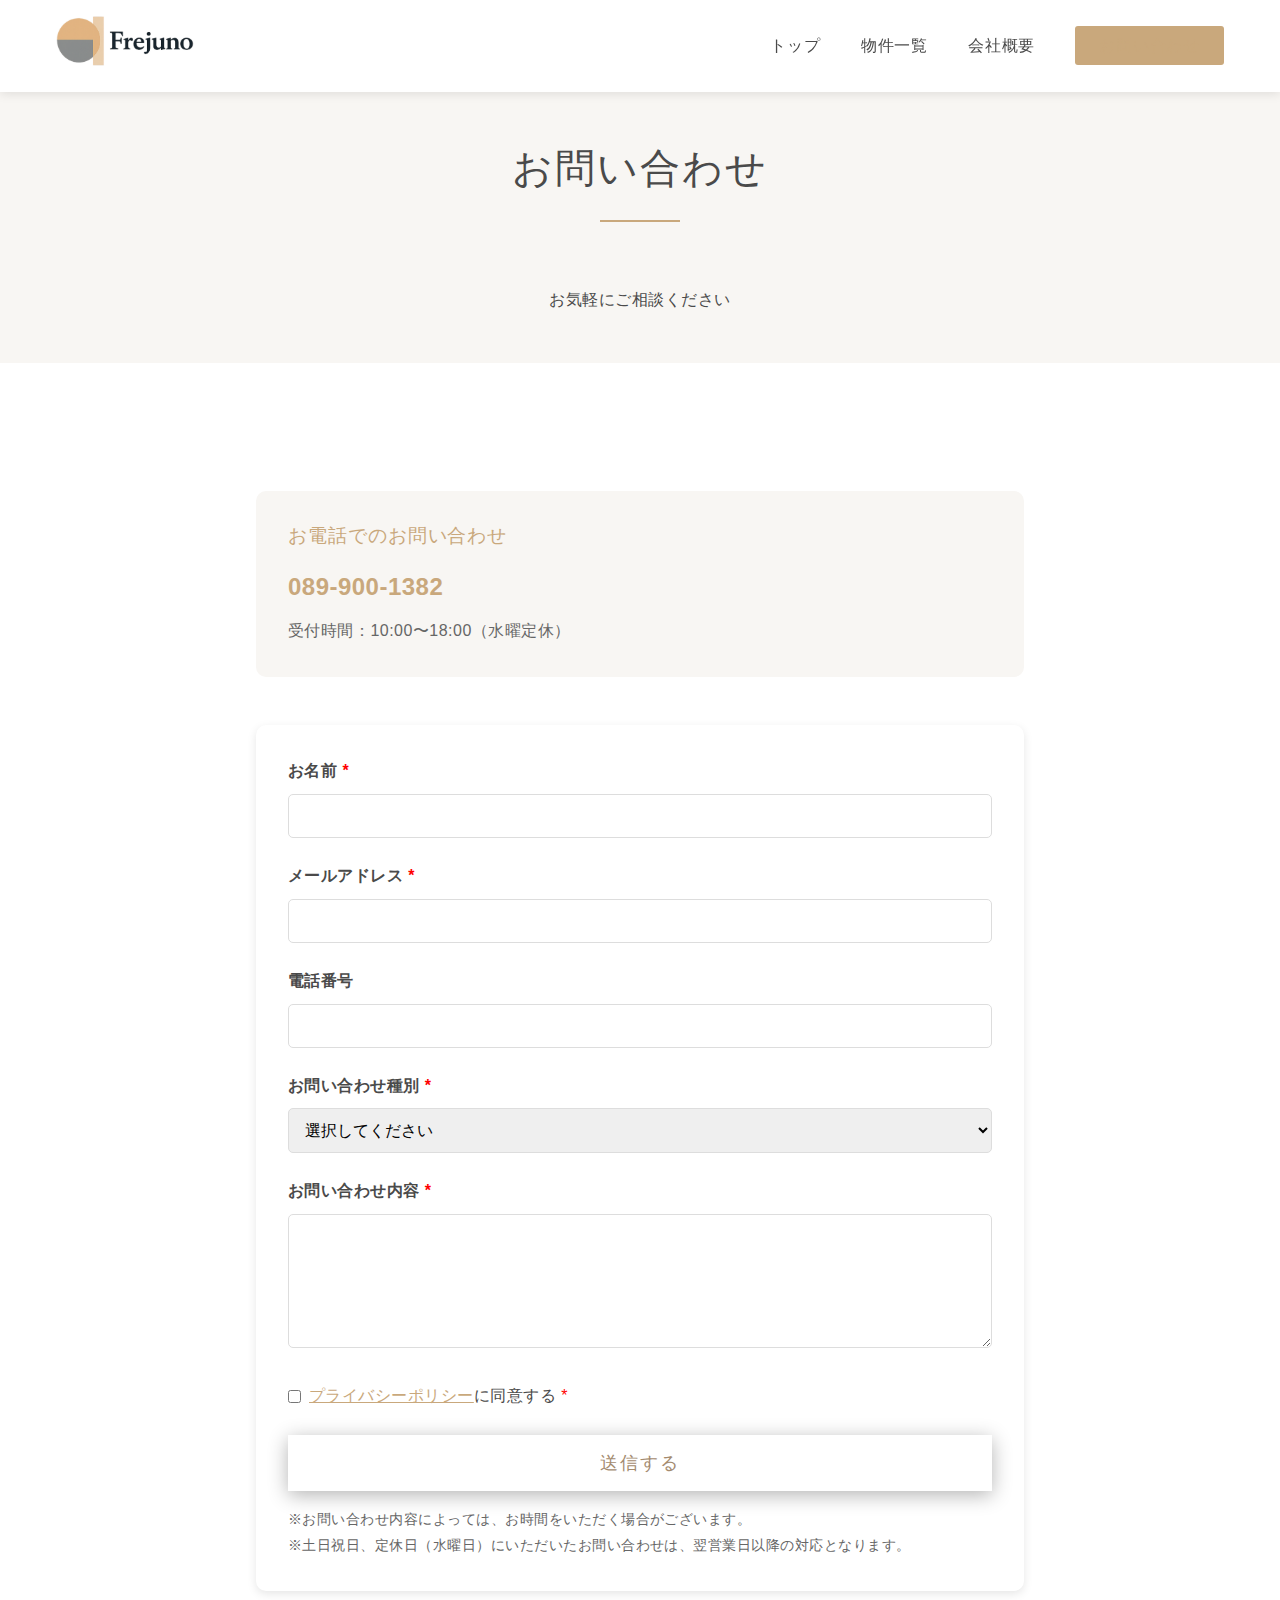
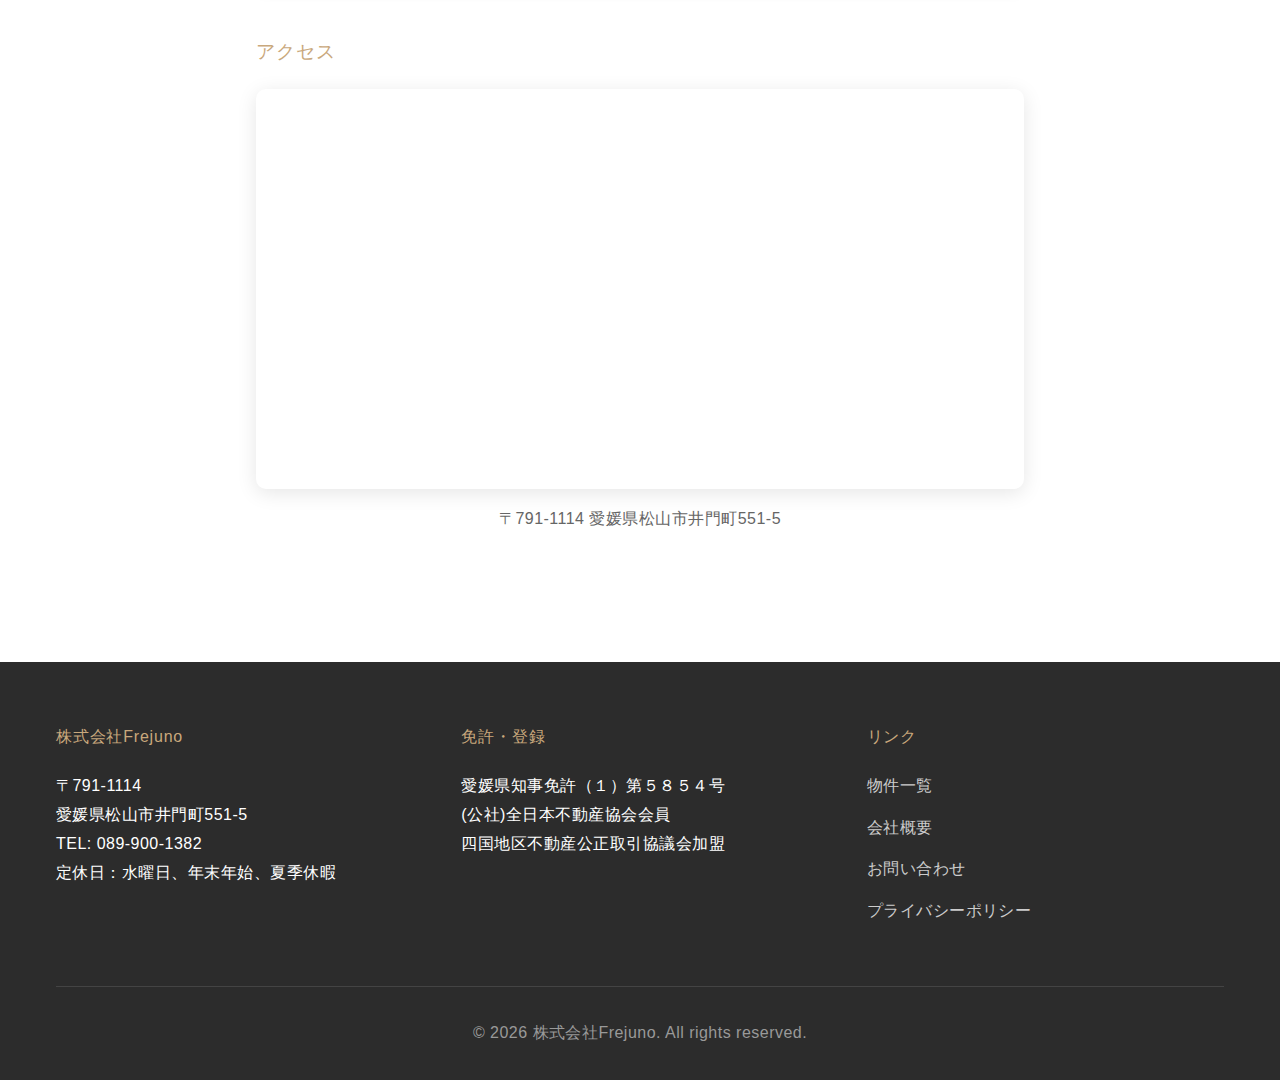
<file: contact.html>
<!DOCTYPE html>
<html lang="ja">
<head>
    <meta charset="UTF-8">
    <meta name="viewport" content="width=device-width, initial-scale=1.0">
    <title>お問い合わせ - 株式会社Frejuno</title>
    <meta name="description" content="株式会社Frejunoへのお問い合わせフォーム。物件のご相談、査定依頼など、お気軽にご連絡ください。">

    <link rel="stylesheet" href="css/style.css">
    <link rel="stylesheet" href="css/animations.css">
</head>
<body>
    <!-- ヘッダー -->
    <header class="header">
        <div class="container">
            <div class="header-content">
                <h1 class="logo"><a href="index.html"><img src="images/logo.png" alt="Frejuno"></a></h1>
                <nav class="nav">
                    <ul class="nav-menu">
                        <li><a href="index.html">トップ</a></li>
                        <li><a href="properties.html">物件一覧</a></li>
                        <li><a href="about.html">会社概要</a></li>
                        <li><a href="contact.html" class="btn-contact">お問い合わせ</a></li>
                    </ul>
                    <!-- ハンバーガーメニューアイコン -->
                    <div class="hamburger" id="hamburger">
                        <span></span>
                        <span></span>
                        <span></span>
                    </div>
                </nav>
            </div>
        </div>
    </header>

    <!-- オーバーレイ -->
    <div class="nav-overlay" id="nav-overlay"></div>

    <!-- メインコンテンツ -->
    <main>
        <section class="contact-hero" style="background-color: var(--color-gray); padding: 3rem 0; text-align: center;">
            <div class="container">
                <h2 class="section-title">お問い合わせ</h2>
                <p>お気軽にご相談ください</p>
            </div>
        </section>

        <section>
            <div class="container" style="max-width: 800px;">
                <div style="background-color: var(--color-gray); padding: 2rem; border-radius: 10px; margin-bottom: 3rem;">
                    <h3 style="color: var(--color-primary); margin-bottom: 1rem;">お電話でのお問い合わせ</h3>
                    <p style="font-size: 1.5rem; font-weight: bold; color: var(--color-primary);">089-900-1382</p>
                    <p style="margin-top: 0.5rem; color: #666;">受付時間：10:00〜18:00（水曜定休）</p>
                </div>

                <form id="contact-form" style="background-color: white; padding: 2rem; border-radius: 10px; box-shadow: 0 3px 10px rgba(0,0,0,0.1);">
                    <div style="margin-bottom: 1.5rem;">
                        <label for="name" style="display: block; margin-bottom: 0.5rem; font-weight: bold;">お名前 <span style="color: red;">*</span></label>
                        <input type="text" id="name" name="name" required style="width: 100%; padding: 0.75rem; border: 1px solid #ddd; border-radius: 5px; font-size: 1rem;">
                    </div>

                    <div style="margin-bottom: 1.5rem;">
                        <label for="email" style="display: block; margin-bottom: 0.5rem; font-weight: bold;">メールアドレス <span style="color: red;">*</span></label>
                        <input type="email" id="email" name="email" required style="width: 100%; padding: 0.75rem; border: 1px solid #ddd; border-radius: 5px; font-size: 1rem;">
                    </div>

                    <div style="margin-bottom: 1.5rem;">
                        <label for="phone" style="display: block; margin-bottom: 0.5rem; font-weight: bold;">電話番号</label>
                        <input type="tel" id="phone" name="phone" style="width: 100%; padding: 0.75rem; border: 1px solid #ddd; border-radius: 5px; font-size: 1rem;">
                    </div>

                    <div style="margin-bottom: 1.5rem;">
                        <label for="subject" style="display: block; margin-bottom: 0.5rem; font-weight: bold;">お問い合わせ種別 <span style="color: red;">*</span></label>
                        <select id="subject" name="subject" required style="width: 100%; padding: 0.75rem; border: 1px solid #ddd; border-radius: 5px; font-size: 1rem;">
                            <option value="">選択してください</option>
                            <option value="物件について">物件について</option>
                            <option value="査定依頼">査定依頼</option>
                            <option value="売却相談">売却相談</option>
                            <option value="購入相談">購入相談</option>
                            <option value="賃貸相談">賃貸相談</option>
                            <option value="リフォーム相談">リフォーム相談</option>
                            <option value="その他">その他</option>
                        </select>
                    </div>

                    <div style="margin-bottom: 1.5rem;">
                        <label for="message" style="display: block; margin-bottom: 0.5rem; font-weight: bold;">お問い合わせ内容 <span style="color: red;">*</span></label>
                        <textarea id="message" name="message" required rows="6" style="width: 100%; padding: 0.75rem; border: 1px solid #ddd; border-radius: 5px; font-size: 1rem; resize: vertical;"></textarea>
                    </div>

                    <div style="margin-bottom: 1.5rem;">
                        <label style="display: flex; align-items: center; cursor: pointer;">
                            <input type="checkbox" name="privacy" required style="margin-right: 0.5rem;">
                            <span><a href="privacy.html" target="_blank" style="color: var(--color-primary);">プライバシーポリシー</a>に同意する <span style="color: red;">*</span></span>
                        </label>
                    </div>

                    <button type="submit" class="btn btn-primary" style="width: 100%; padding: 1rem; font-size: 1.1rem; cursor: pointer; border: none;">送信する</button>

                    <p style="margin-top: 1rem; font-size: 0.9rem; color: #666;">
                        ※お問い合わせ内容によっては、お時間をいただく場合がございます。<br>
                        ※土日祝日、定休日（水曜日）にいただいたお問い合わせは、翌営業日以降の対応となります。
                    </p>
                </form>

                <!-- 地図 -->
                <div style="margin-top: 3rem;">
                    <h3 style="color: var(--color-primary); margin-bottom: 1.5rem;">アクセス</h3>
                    <div style="width: 100%; height: 400px; border-radius: 10px; overflow: hidden; box-shadow: 0 4px 20px rgba(0, 0, 0, 0.1);">
                        <iframe 
                            src="https://www.google.com/maps/embed?pb=!1m18!1m12!1m3!1d3270.123456789!2d132.7834707!3d33.8012157!2m3!1f0!2f0!3f0!3m2!1i1024!2i768!4f13.1!3m3!1m2!1s0x354fefea9a9fb40d%3A0x96a6cfa84ab6eb53!2z44CA44CSNzkxLTExMTQt5pW955S65YqX5rGf5Yy65YqX5Y6f77yT5LiB55uu77yT4oiS77yR!5e0!3m2!1sja!2sjp!4v1234567890!5m2!1sja!2sjp" 
                            width="100%" 
                            height="100%" 
                            style="border:0;" 
                            allowfullscreen="" 
                            loading="lazy" 
                            referrerpolicy="no-referrer-when-downgrade">
                        </iframe>
                    </div>
                    <p style="margin-top: 1rem; text-align: center; color: #666;">
                        〒791-1114 愛媛県松山市井門町551-5
                    </p>
                </div>
            </div>
        </section>
    </main>

    <!-- フッター -->
    <footer class="footer">
        <div class="container">
            <div class="footer-content">
                <div class="footer-section">
                    <h4>株式会社Frejuno</h4>
                    <p>〒791-1114<br>愛媛県松山市井門町551-5</p>
                    <p>TEL: 089-900-1382</p>
                    <p>定休日：水曜日、年末年始、夏季休暇</p>
                </div>
                <div class="footer-section">
                    <h4>免許・登録</h4>
                    <p>愛媛県知事免許（１）第５８５４号</p>
                    <p>(公社)全日本不動産協会会員</p>
                    <p>四国地区不動産公正取引協議会加盟</p>
                </div>
                <div class="footer-section">
                    <h4>リンク</h4>
                    <ul>
                        <li><a href="properties.html">物件一覧</a></li>
                        <li><a href="about.html">会社概要</a></li>
                        <li><a href="contact.html">お問い合わせ</a></li>
                        <li><a href="privacy.html">プライバシーポリシー</a></li>
                    </ul>
                </div>
            </div>
            <div class="footer-bottom">
                <p>&copy; 2026 株式会社Frejuno. All rights reserved.</p>
            </div>
        </div>
    </footer>

    <script src="js/main.js"></script>
    <script>
        document.getElementById('contact-form').addEventListener('submit', function(e) {
            e.preventDefault();
            
            // フォームの値を取得
            const name = document.getElementById('name').value;
            const email = document.getElementById('email').value;
            const phone = document.getElementById('phone').value;
            const subject = document.getElementById('subject').value;
            const message = document.getElementById('message').value;
            
            // メール本文を作成
            const body = `【お名前】\n${name}\n\n【メールアドレス】\n${email}\n\n【電話番号】\n${phone || '未入力'}\n\n【お問い合わせ件名】\n${subject}\n\n【お問い合わせ内容】\n${message}`;
            
            // mailtoリンクを作成
            const mailtoLink = `mailto:office@frejuno.com?subject=${encodeURIComponent('【ウェブサイトより】' + subject)}&body=${encodeURIComponent(body)}`;
            
            // メーラーを開く
            window.location.href = mailtoLink;
            
            // 確認メッセージ
            setTimeout(() => {
                alert('メールソフトが起動します。\n\n送信ボタンを押してお問い合わせを完了してください。\n\nメールソフトが起動しない場合は、直接 office@frejuno.com までご連絡ください。');
            }, 500);
        });
    </script>
</body>
</html>
</file>
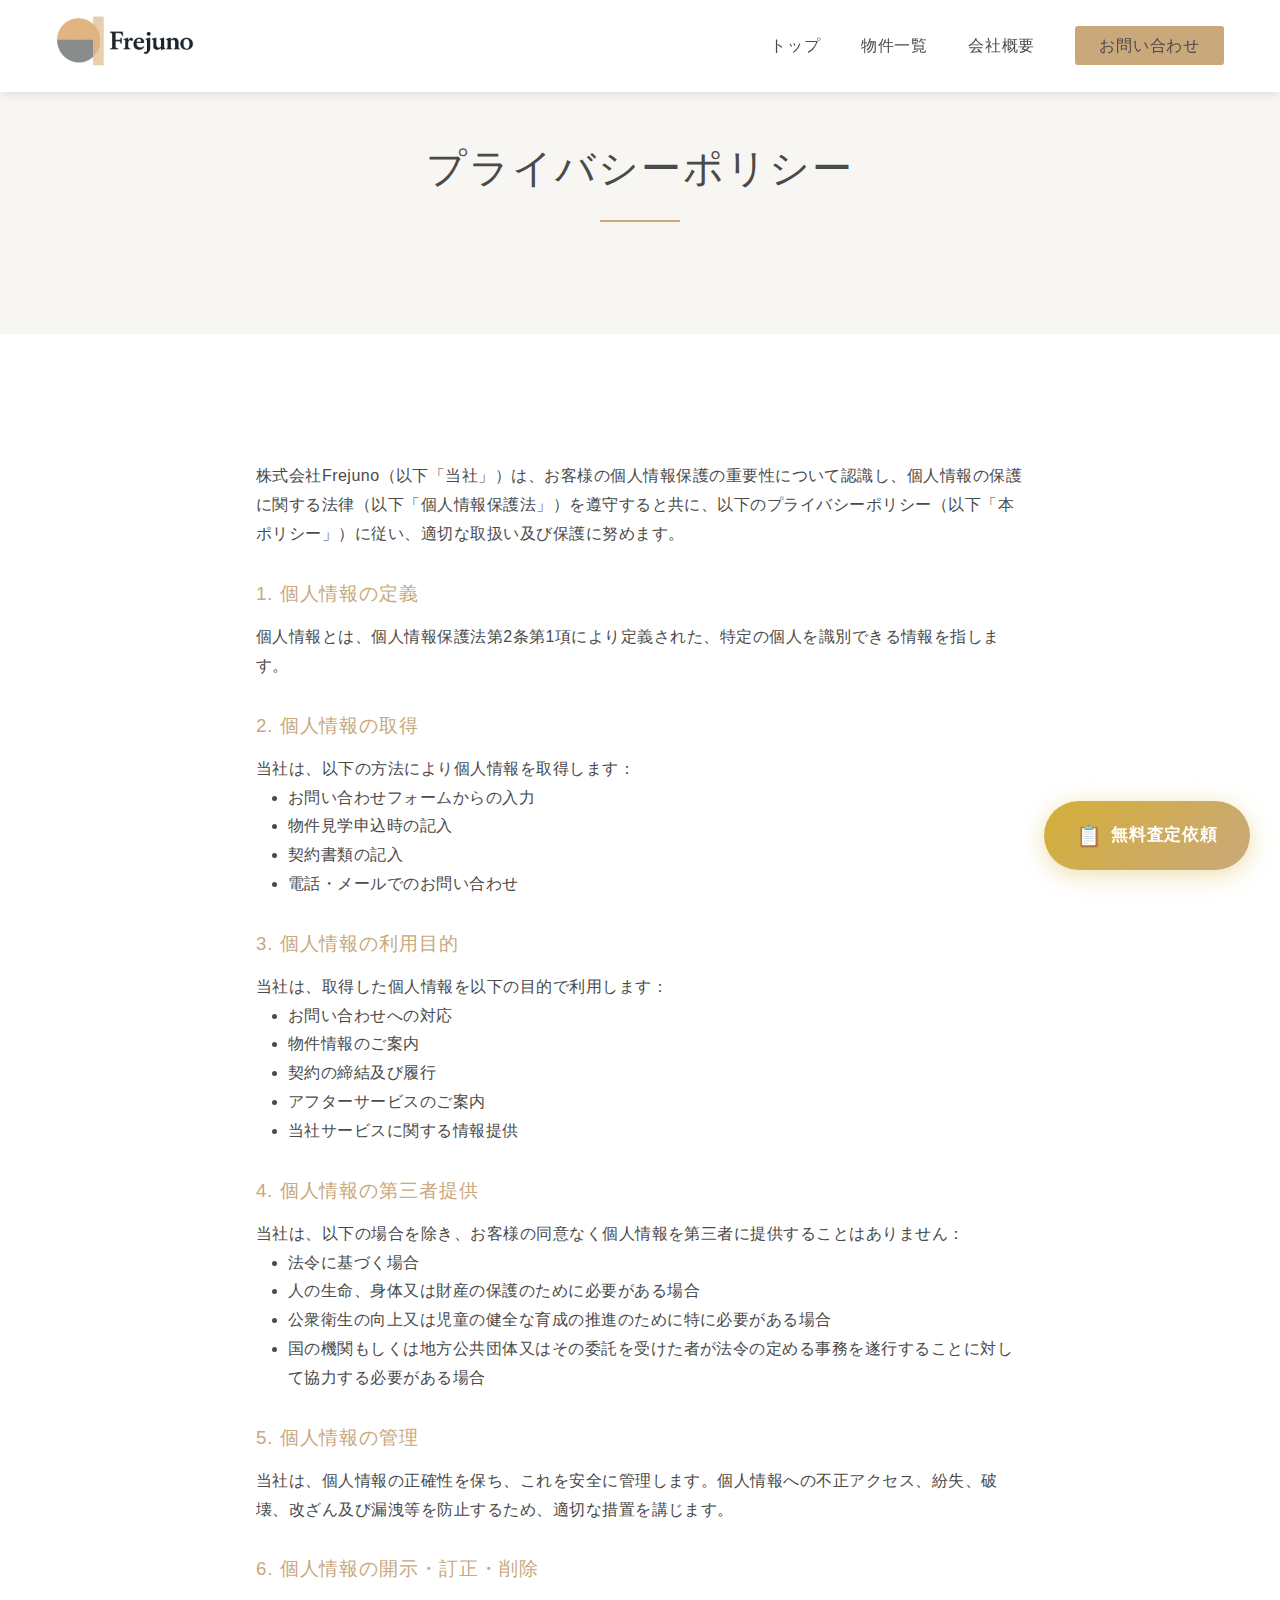
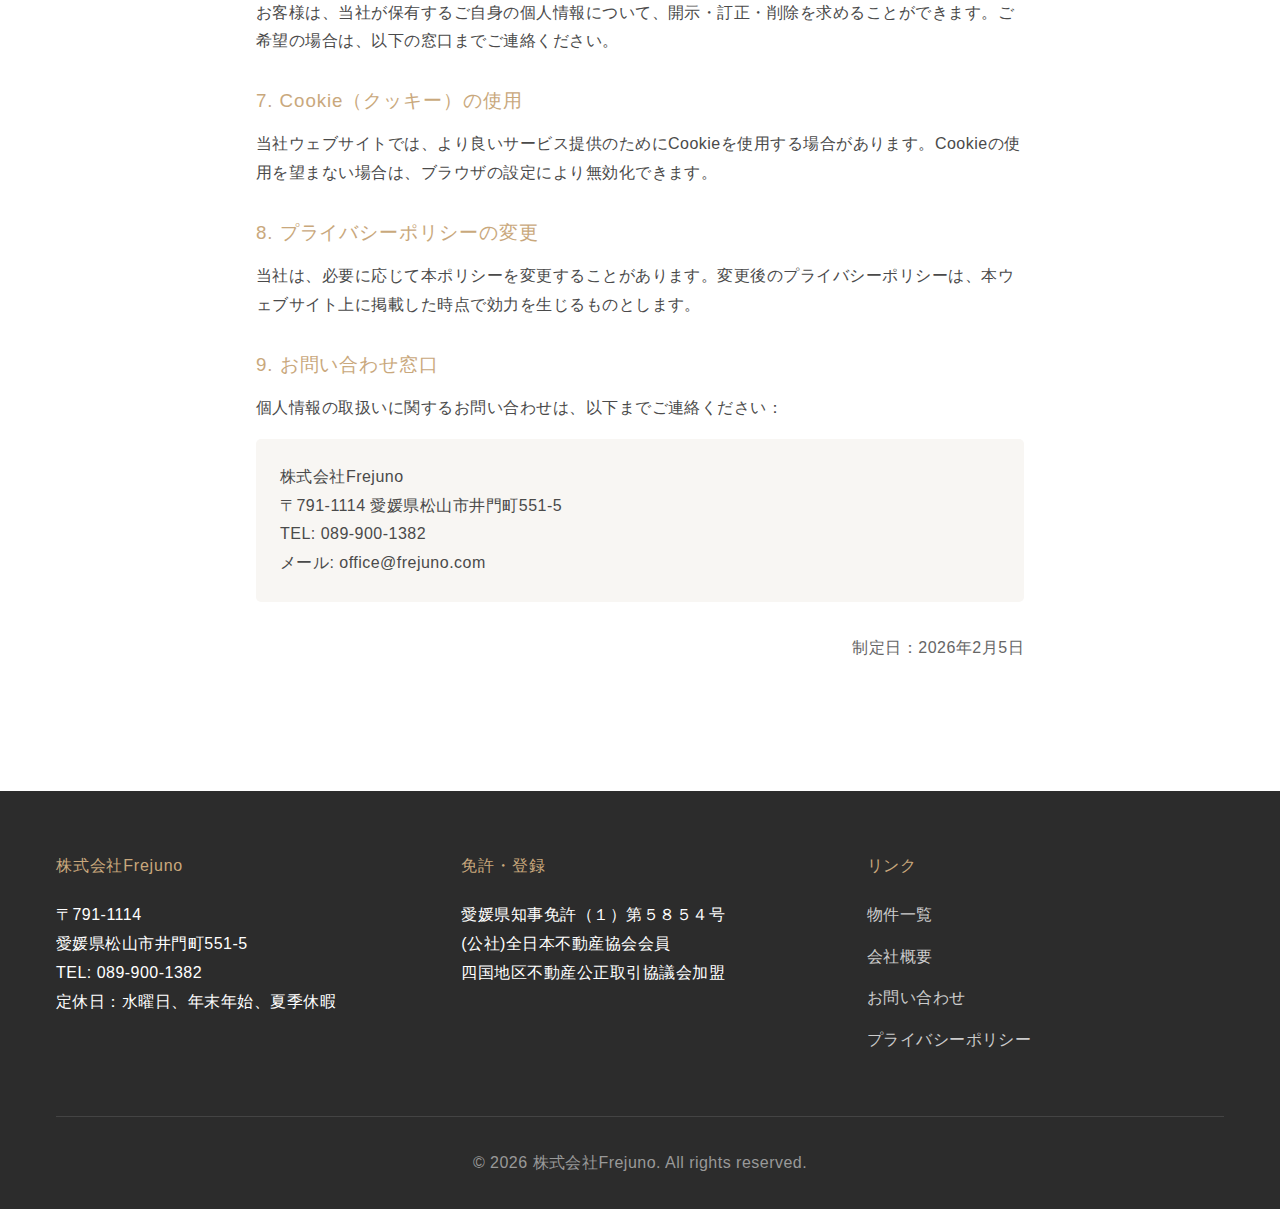
<file: privacy.html>
<!DOCTYPE html>
<html lang="ja">
<head>
    <meta charset="UTF-8">
    <meta name="viewport" content="width=device-width, initial-scale=1.0">
    <title>プライバシーポリシー - 株式会社Frejuno</title>

    <link rel="stylesheet" href="css/style.css">
    <link rel="stylesheet" href="css/animations.css">
</head>
<body>
    <header class="header">
        <div class="container">
            <div class="header-content">
                <h1 class="logo"><a href="index.html"><img src="images/logo.png" alt="Frejuno"></a></h1>
                <nav class="nav">
                    <ul class="nav-menu">
                        <li><a href="index.html">トップ</a></li>
                        <li><a href="properties.html">物件一覧</a></li>
                        <li><a href="about.html">会社概要</a></li>
                        <li><a href="contact.html" class="btn-contact">お問い合わせ</a></li>
                    </ul>
                </nav>
            </div>
        </div>
    </header>

    <div class="fixed-assessment-cta" role="complementary" aria-label="査定依頼">
        <a href="contact.html?service=assessment" aria-label="無料査定依頼ページへ">
            <span class="icon">📋</span>
            無料査定依頼
        </a>
    </div>
    
    <!-- オーバーレイ -->
    <div class="nav-overlay" id="nav-overlay"></div>

    <main>
        <section style="background-color: var(--color-gray); padding: 3rem 0; text-align: center;">
            <div class="container">
                <h2 class="section-title">プライバシーポリシー</h2>
            </div>
        </section>

        <section>
            <div class="container" style="max-width: 800px; line-height: 1.8;">
                <p>株式会社Frejuno（以下「当社」）は、お客様の個人情報保護の重要性について認識し、個人情報の保護に関する法律（以下「個人情報保護法」）を遵守すると共に、以下のプライバシーポリシー（以下「本ポリシー」）に従い、適切な取扱い及び保護に努めます。</p>

                <h3 style="color: var(--color-primary); margin: 2rem 0 1rem;">1. 個人情報の定義</h3>
                <p>個人情報とは、個人情報保護法第2条第1項により定義された、特定の個人を識別できる情報を指します。</p>

                <h3 style="color: var(--color-primary); margin: 2rem 0 1rem;">2. 個人情報の取得</h3>
                <p>当社は、以下の方法により個人情報を取得します：</p>
                <ul style="margin-left: 2rem;">
                    <li>お問い合わせフォームからの入力</li>
                    <li>物件見学申込時の記入</li>
                    <li>契約書類の記入</li>
                    <li>電話・メールでのお問い合わせ</li>
                </ul>

                <h3 style="color: var(--color-primary); margin: 2rem 0 1rem;">3. 個人情報の利用目的</h3>
                <p>当社は、取得した個人情報を以下の目的で利用します：</p>
                <ul style="margin-left: 2rem;">
                    <li>お問い合わせへの対応</li>
                    <li>物件情報のご案内</li>
                    <li>契約の締結及び履行</li>
                    <li>アフターサービスのご案内</li>
                    <li>当社サービスに関する情報提供</li>
                </ul>

                <h3 style="color: var(--color-primary); margin: 2rem 0 1rem;">4. 個人情報の第三者提供</h3>
                <p>当社は、以下の場合を除き、お客様の同意なく個人情報を第三者に提供することはありません：</p>
                <ul style="margin-left: 2rem;">
                    <li>法令に基づく場合</li>
                    <li>人の生命、身体又は財産の保護のために必要がある場合</li>
                    <li>公衆衛生の向上又は児童の健全な育成の推進のために特に必要がある場合</li>
                    <li>国の機関もしくは地方公共団体又はその委託を受けた者が法令の定める事務を遂行することに対して協力する必要がある場合</li>
                </ul>

                <h3 style="color: var(--color-primary); margin: 2rem 0 1rem;">5. 個人情報の管理</h3>
                <p>当社は、個人情報の正確性を保ち、これを安全に管理します。個人情報への不正アクセス、紛失、破壊、改ざん及び漏洩等を防止するため、適切な措置を講じます。</p>

                <h3 style="color: var(--color-primary); margin: 2rem 0 1rem;">6. 個人情報の開示・訂正・削除</h3>
                <p>お客様は、当社が保有するご自身の個人情報について、開示・訂正・削除を求めることができます。ご希望の場合は、以下の窓口までご連絡ください。</p>

                <h3 style="color: var(--color-primary); margin: 2rem 0 1rem;">7. Cookie（クッキー）の使用</h3>
                <p>当社ウェブサイトでは、より良いサービス提供のためにCookieを使用する場合があります。Cookieの使用を望まない場合は、ブラウザの設定により無効化できます。</p>

                <h3 style="color: var(--color-primary); margin: 2rem 0 1rem;">8. プライバシーポリシーの変更</h3>
                <p>当社は、必要に応じて本ポリシーを変更することがあります。変更後のプライバシーポリシーは、本ウェブサイト上に掲載した時点で効力を生じるものとします。</p>

                <h3 style="color: var(--color-primary); margin: 2rem 0 1rem;">9. お問い合わせ窓口</h3>
                <p>個人情報の取扱いに関するお問い合わせは、以下までご連絡ください：</p>
                <div style="background-color: var(--color-gray); padding: 1.5rem; border-radius: 5px; margin: 1rem 0;">
                    <p><strong>株式会社Frejuno</strong></p>
                    <p>〒791-1114 愛媛県松山市井門町551-5</p>
                    <p>TEL: 089-900-1382</p>
                    <p>メール: office@frejuno.com</p>
                </div>

                <p style="margin-top: 2rem; text-align: right; color: #666;">制定日：2026年2月5日</p>
            </div>
        </section>
    </main>

    <footer class="footer">
        <div class="container">
            <div class="footer-content">
                <div class="footer-section">
                    <h4>株式会社Frejuno</h4>
                    <p>〒791-1114<br>愛媛県松山市井門町551-5</p>
                    <p>TEL: 089-900-1382</p>
                    <p>定休日：水曜日、年末年始、夏季休暇</p>
                </div>
                <div class="footer-section">
                    <h4>免許・登録</h4>
                    <p>愛媛県知事免許（１）第５８５４号</p>
                    <p>(公社)全日本不動産協会会員</p>
                    <p>四国地区不動産公正取引協議会加盟</p>
                </div>
                <div class="footer-section">
                    <h4>リンク</h4>
                    <ul>
                        <li><a href="properties.html">物件一覧</a></li>
                        <li><a href="about.html">会社概要</a></li>
                        <li><a href="contact.html">お問い合わせ</a></li>
                        <li><a href="privacy.html">プライバシーポリシー</a></li>
                    </ul>
                </div>
            </div>
            <div class="footer-bottom">
                <p>&copy; 2026 株式会社Frejuno. All rights reserved.</p>
            </div>
        </div>
    </footer>

    <script src="js/main.js"></script>
</body>
</html>
</file>
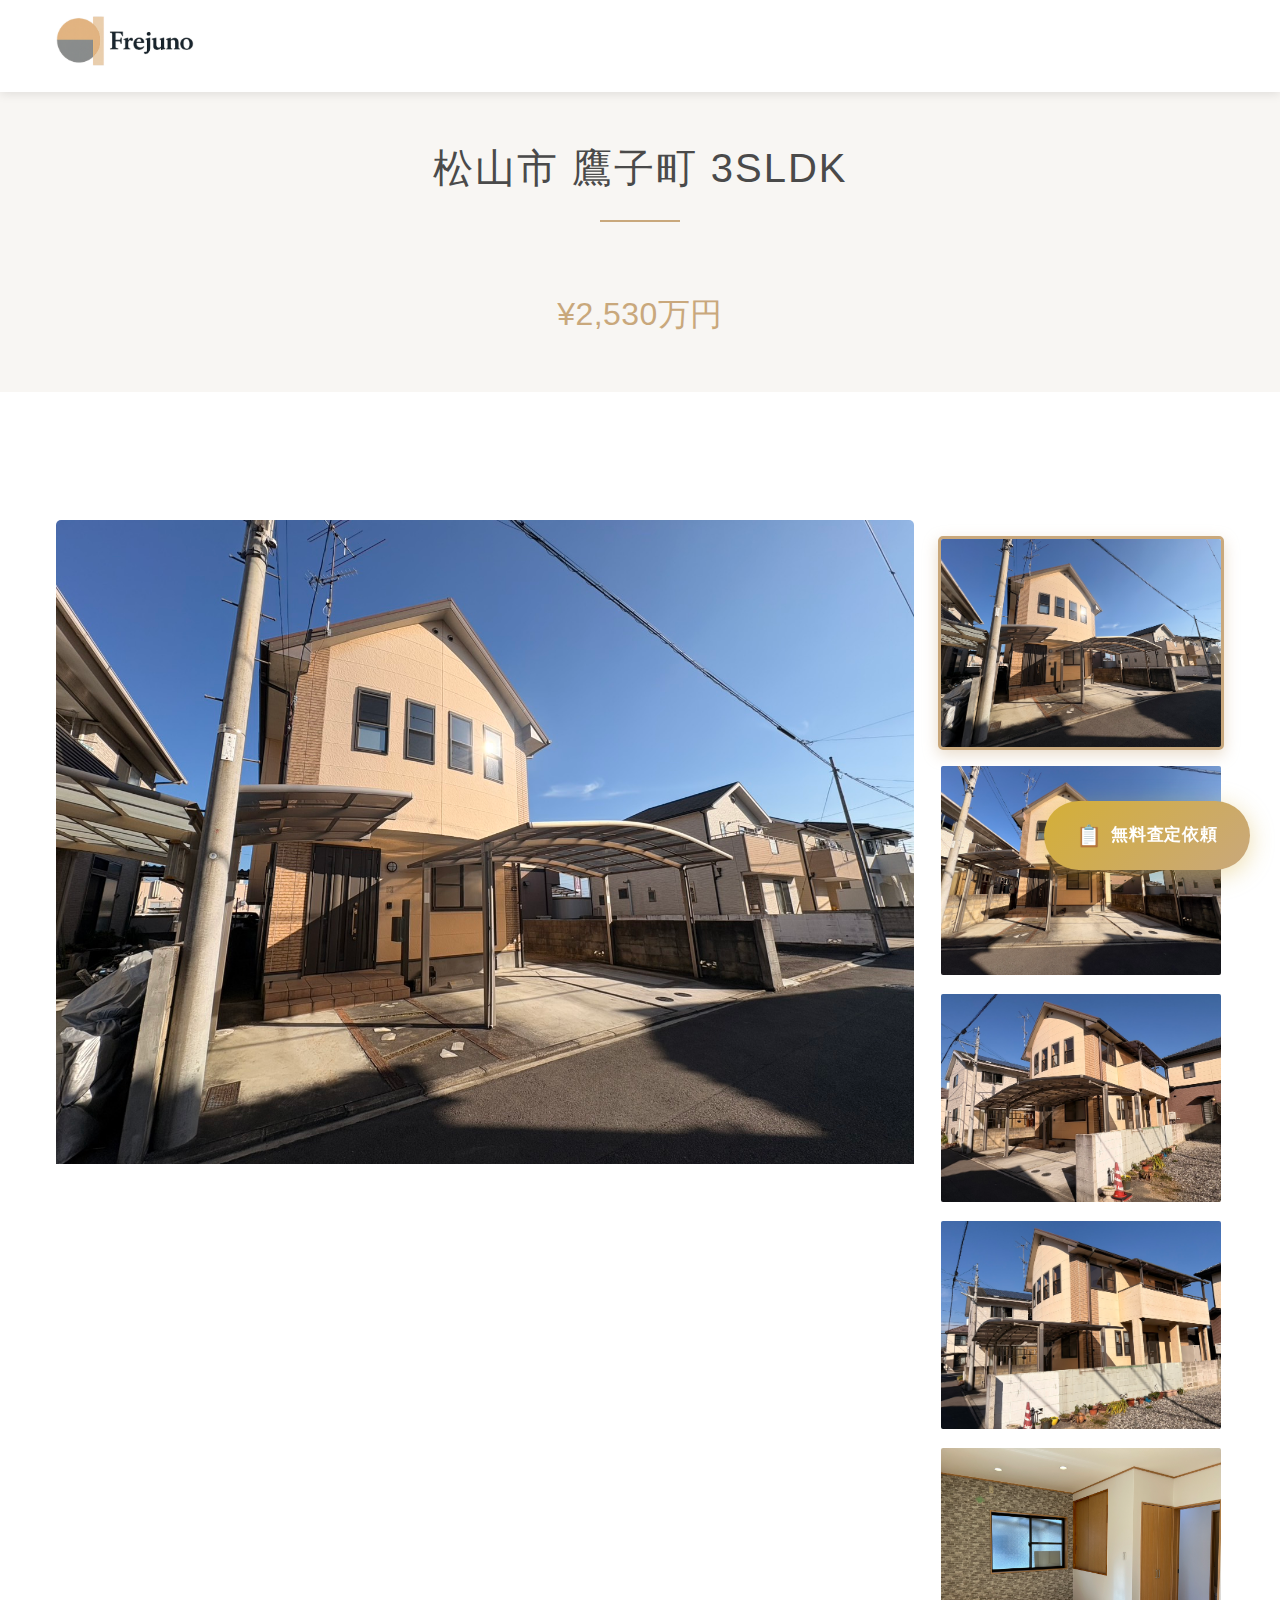
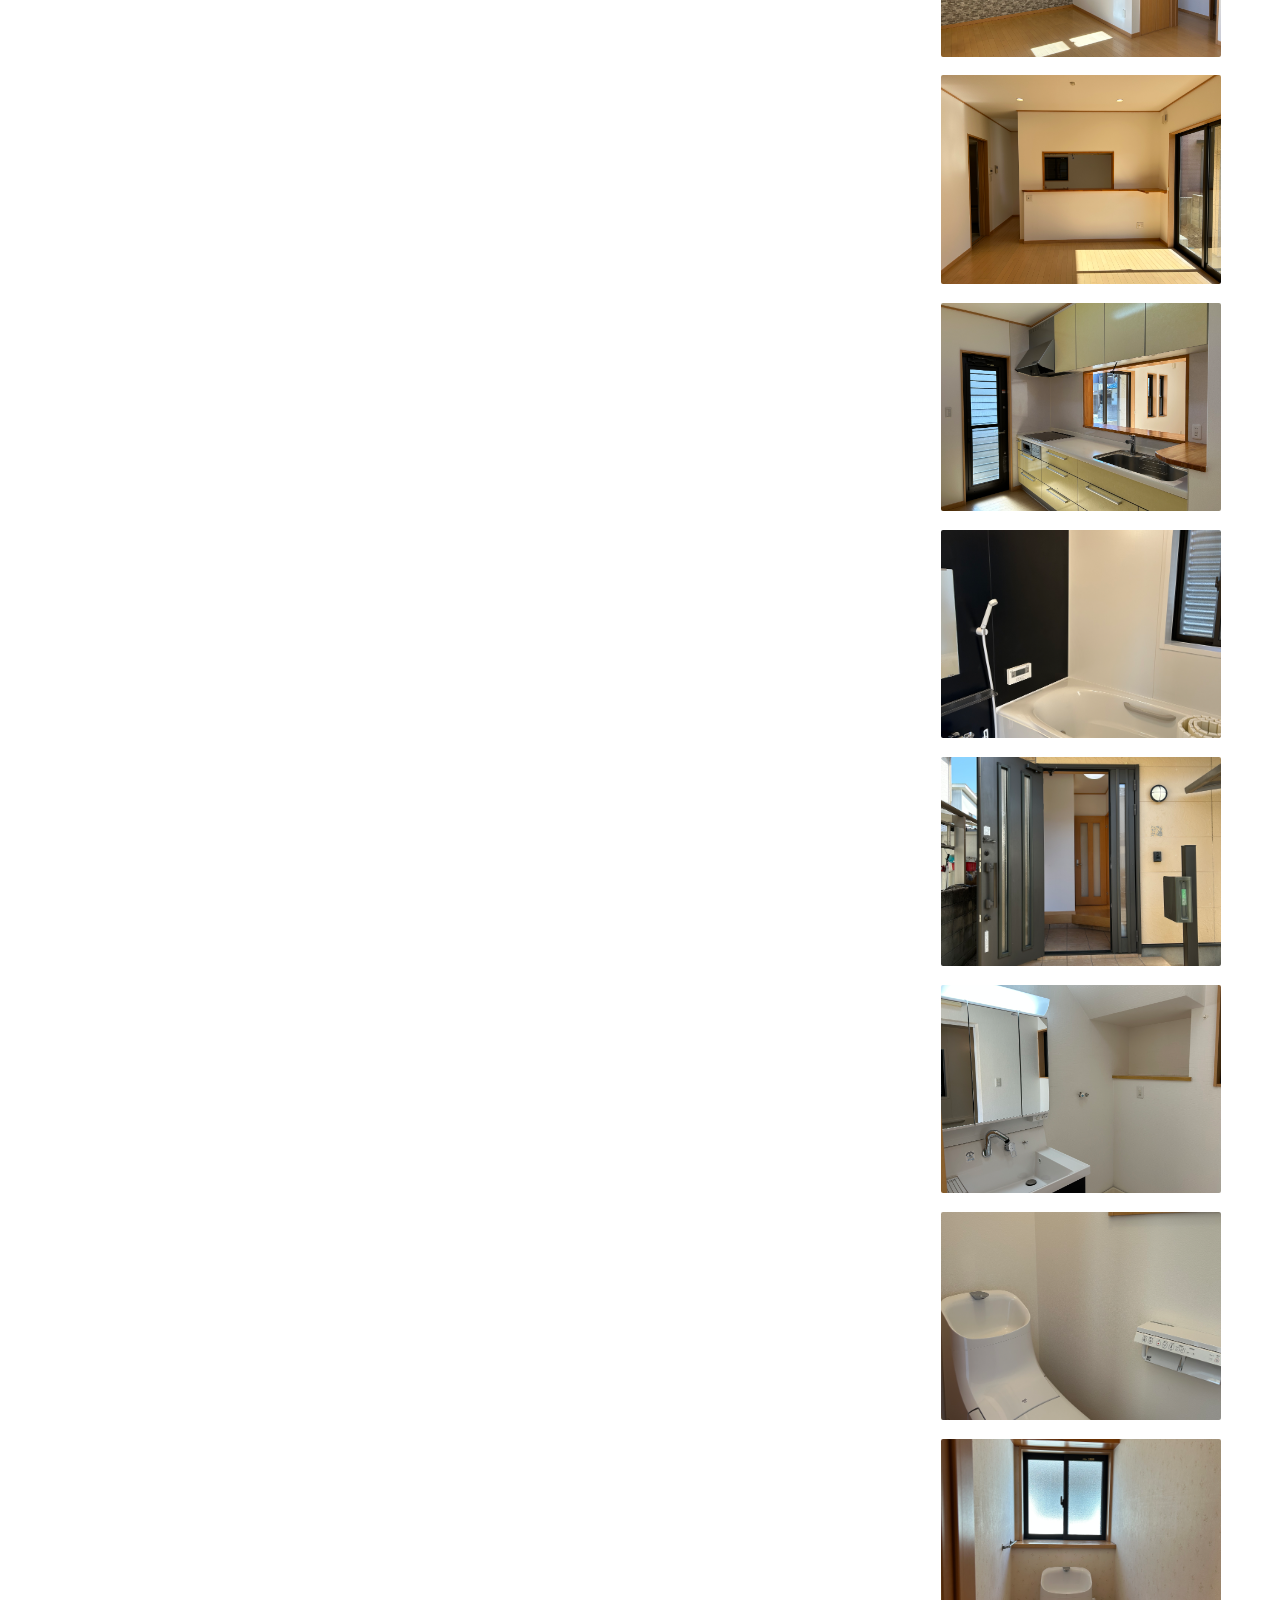
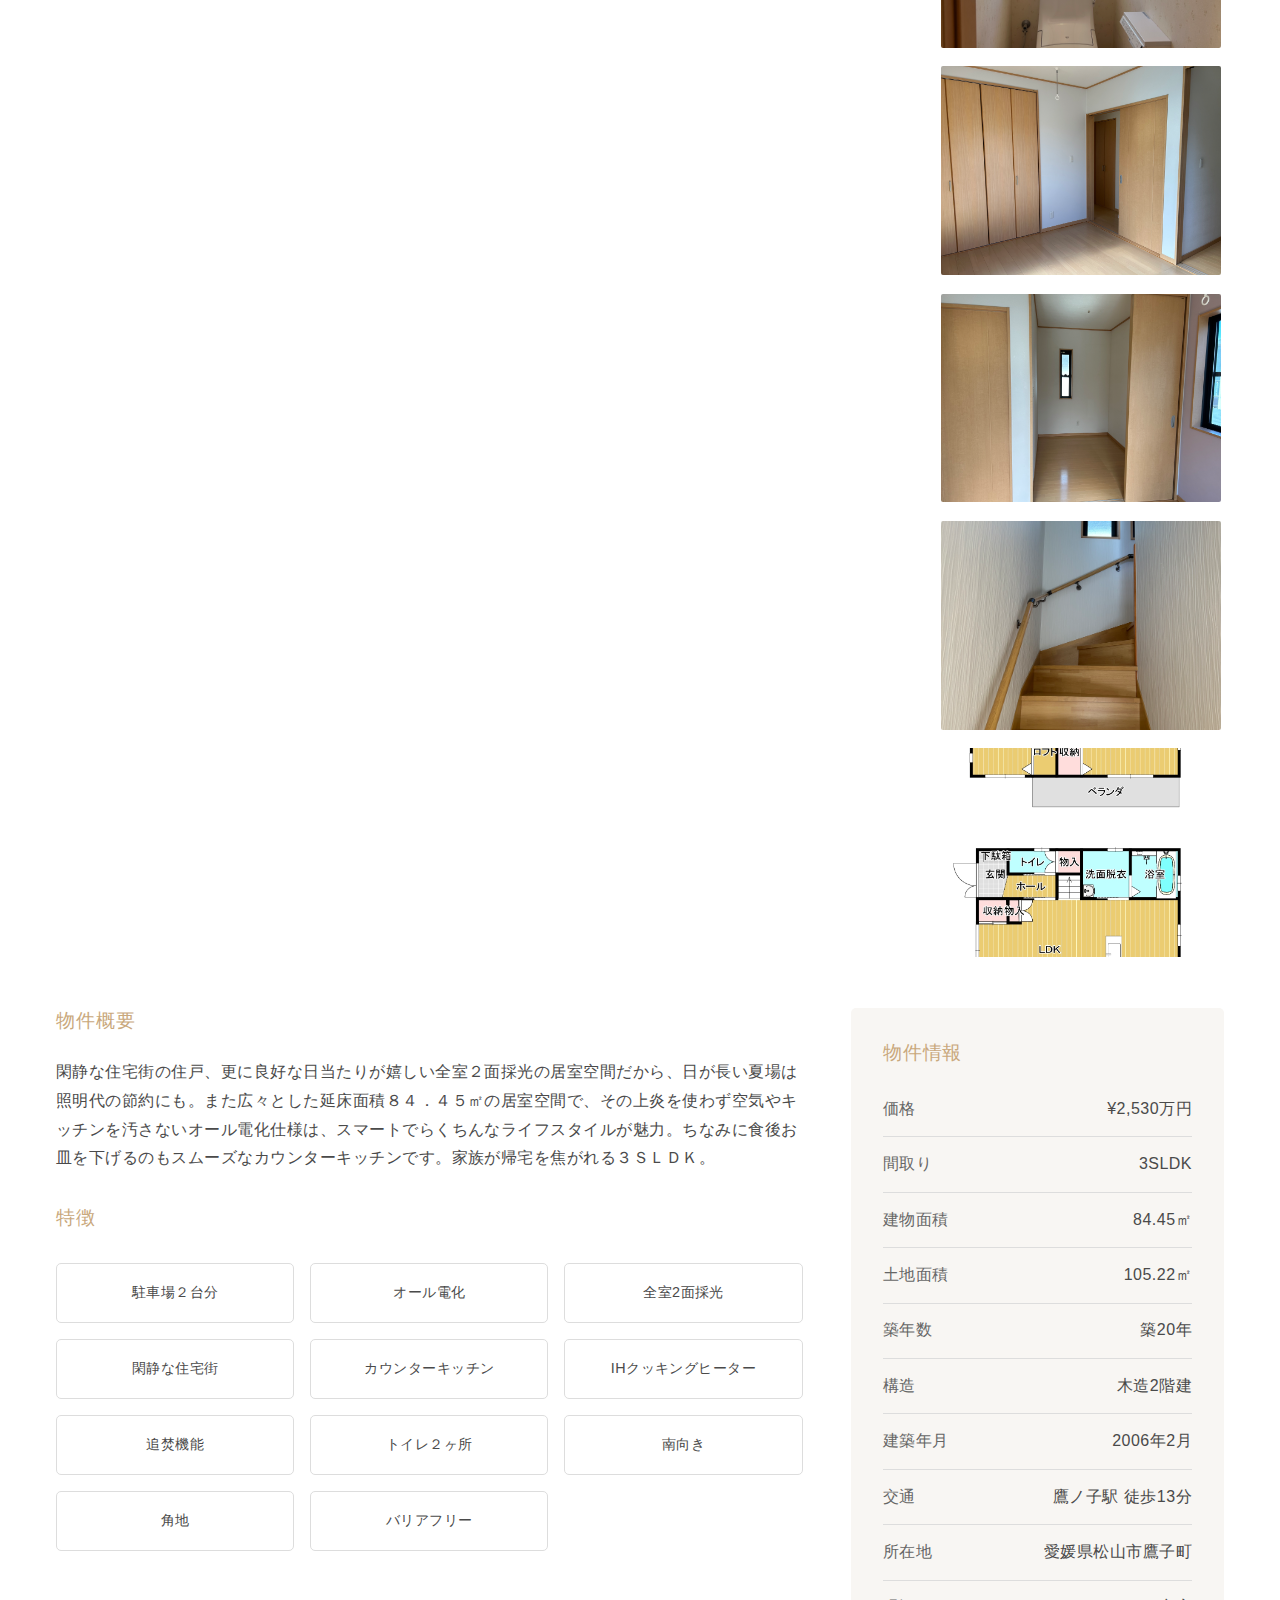
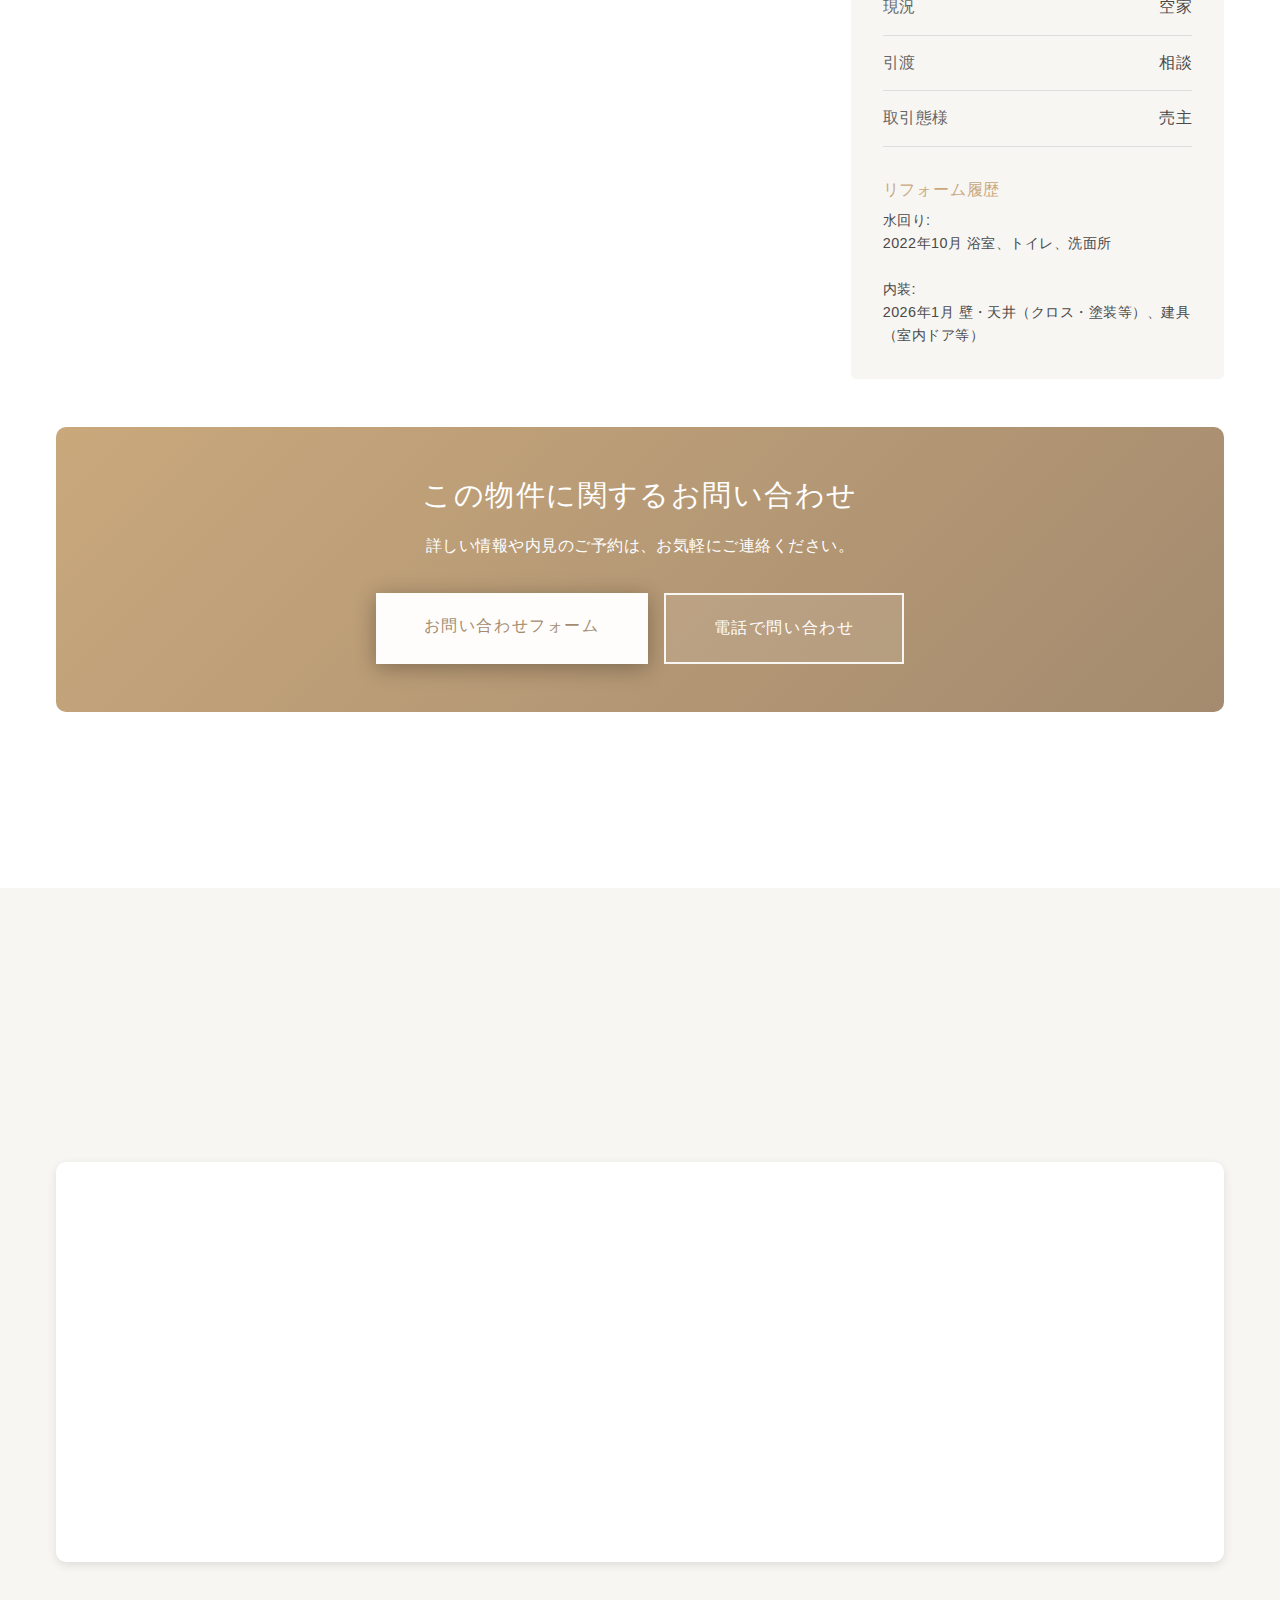
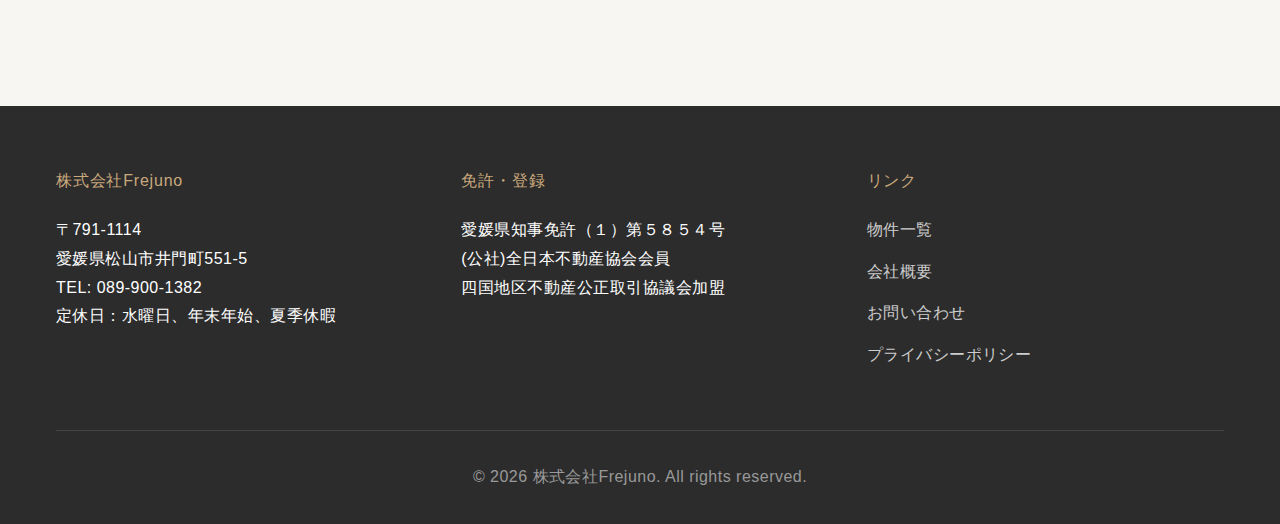
<file: property-detail.html>
<!DOCTYPE html>
<html lang="ja">
<head>
    <meta charset="UTF-8">
    <meta name="viewport" content="width=device-width, initial-scale=1.0">
    <title>松山市 鷹子町 3SLDK - 株式会社Frejuno</title>
    <meta name="description" content="松山市鷹子町の中古一戸建て。3SLDK、オール電化、駐車場2台分。¥2,530万円。">

    <link rel="stylesheet" href="css/style.css">
    <link rel="stylesheet" href="css/animations.css">
    <style>
        .property-detail-hero {
            background-color: var(--color-gray);
            padding: 3rem 0;
            text-align: center;
        }
        
        .property-gallery {
            display: grid;
            grid-template-columns: 3fr 1fr;
            gap: 1.5rem;
            margin-bottom: 3rem;
            min-height: 600px;
        }
        
        .gallery-main {
            position: relative;
            width: 100%;
            background-color: #ffffff;
            border-radius: 5px;
            overflow: hidden;
        }
        
        .gallery-main img {
            width: 100%;
            height: auto;
            display: block;
            object-fit: contain;
        }
        
        .gallery-thumbnails {
            display: flex;
            flex-wrap: wrap;
            gap: 0.8rem;
            margin-top: 1rem;
        }
        
        .gallery-thumbnails::-webkit-scrollbar {
            width: 6px;
        }
        
        .gallery-thumbnails::-webkit-scrollbar-track {
            background: #f1f1f1;
            border-radius: 3px;
        }
        
        .gallery-thumbnails::-webkit-scrollbar-thumb {
            background: var(--color-primary);
            border-radius: 3px;
        }
        
        .gallery-thumbnails::-webkit-scrollbar-thumb:hover {
            background: var(--color-secondary);
        }
        
        .gallery-thumbnail {
            width: 100%;
            aspect-ratio: 4/3;
            object-fit: cover;
            border-radius: 5px;
            cursor: pointer;
            transition: all 0.3s ease;
            border: 3px solid transparent;
        }
        
        .gallery-thumbnail:hover {
            transform: scale(1.05);
            box-shadow: 0 5px 15px rgba(0,0,0,0.2);
        }
        
        .gallery-thumbnail.active {
            border-color: var(--color-primary);
            box-shadow: 0 5px 15px rgba(201, 168, 124, 0.4);
        }
        
        @media (max-width: 768px) {
            .property-gallery {
                grid-template-columns: 1fr;
                gap: 1rem;
            }
            
            .gallery-main {
                height: auto;
            }
            
            .gallery-main img {
                width: 100%;
                height: auto;
                object-fit: contain;
            }
            
            .gallery-thumbnails {
                flex-direction: row;
                flex-wrap: nowrap;
                overflow-x: auto;
                overflow-y: hidden;
                padding-right: 0;
                padding-bottom: 0.5rem;
            }
            
            .gallery-thumbnail {
                min-width: 80px;
                width: 80px;
                height: 80px;
                object-fit: cover;
            }
        }
        
        .property-main-info {
            display: grid;
            grid-template-columns: 2fr 1fr;
            gap: 3rem;
            margin-bottom: 3rem;
        }
        
        .property-description {
            line-height: 1.8;
        }
        
        .property-specs {
            background-color: var(--color-gray);
            padding: 2rem;
            border-radius: 5px;
        }
        
        .spec-item {
            display: flex;
            justify-content: space-between;
            padding: 0.8rem 0;
            border-bottom: 1px solid #ddd;
        }
        
        .spec-item:last-child {
            border-bottom: none;
        }
        
        .spec-label {
            font-weight: 500;
            color: #666;
        }
        
        .spec-value {
            font-weight: 500;
            color: var(--color-text);
        }
        
        .features-grid {
            display: grid;
            grid-template-columns: repeat(auto-fit, minmax(200px, 1fr));
            gap: 1rem;
            margin: 2rem 0;
        }
        
        .feature-badge {
            background-color: white;
            padding: 1rem;
            text-align: center;
            border-radius: 5px;
            border: 1px solid #ddd;
            font-size: 0.9rem;
        }
        
        .contact-cta {
            background: linear-gradient(135deg, #C9A87C, #A48B6F);
            color: white;
            padding: 3rem;
            border-radius: 10px;
            text-align: center;
            margin: 3rem 0;
        }
        
        .contact-cta h3 {
            font-size: 1.8rem;
            margin-bottom: 1rem;
            color: white;
        }
        
        @media (max-width: 768px) {
            .property-main-info {
                grid-template-columns: 1fr;
            }
        }
    </style>
</head>
<body>
    <!-- ヘッダー -->
    <header class="header">
        <div class="container">
            <div class="header-content">
                <h1 class="logo"><a href="index.html"><img src="images/logo.png" alt="Frejuno"></a></h1>
                
                <!-- ハンバーガーメニューアイコン -->
                    <div class="hamburger" id="hamburger" role="button" aria-label="メニューを開く" tabindex="0">
                        <span></span>
                        <span></span>
                        <span></span>
                    </div>
                </nav>
            </div>
        </div>
        
        <!-- モバイル用検索バー（展開式） -->
        <div class="mobile-search-expanded" id="mobile-search-expanded" role="search" aria-label="モバイル物件検索">
            <div class="container">
                <div class="header-search-bar">
                    <input 
                        type="text" 
                        id="mobile-search-input" 
                        placeholder="エリア・駅名で検索..." 
                        aria-label="モバイル検索キーワード入力"
                    />
                    <button 
                        class="header-search-btn" 
                        id="mobile-search-btn" 
                        aria-label="モバイル検索実行"
                        type="button"
                    >
                        🔍
                    </button>
                </div>
            </div>
        </div>
    </header>

    <!-- モバイル用ナビゲーション -->
    <nav class="nav-mobile" role="navigation" aria-label="モバイルメニュー">
        <ul class="nav-mobile-menu" id="nav-mobile-menu">
            <li><a href="index.html">トップ</a></li>
            <li><a href="properties.html">物件一覧</a></li>
            <li><a href="about.html">会社概要</a></li>
            <li><a href="contact.html" class="btn-contact">お問い合わせ</a></li>
        </ul>
        
    </nav>

    <!-- オーバーレイ -->
    <div class="nav-overlay" id="nav-overlay" aria-hidden="true"></div>
    
    <!-- 固定査定CTAボタン -->
    <div class="fixed-assessment-cta" role="complementary" aria-label="査定依頼">
        <a href="contact.html?service=assessment" aria-label="無料査定依頼ページへ">
            <span class="icon">📋</span>
            無料査定依頼
        </a>
    </div>

    <!-- メインコンテンツ -->
    <main>
        <section class="property-detail-hero">
            <div class="container">
                <h2 class="section-title" id="property-title">松山市 鷹子町 3SLDK</h2>
                <p style="font-size: 2rem; color: var(--color-primary); font-weight: 500;" id="property-price">¥2,530万円</p>
            </div>
        </section>

        <section>
            <div class="container">
                <!-- ギャラリー -->
                <div class="property-gallery" id="property-gallery">
                    <!-- JavaScriptで動的に追加 -->
                </div>

                <!-- メイン情報 -->
                <div class="property-main-info">
                    <div>
                        <h3 style="color: var(--color-primary); margin-bottom: 1.5rem;">物件概要</h3>
                        <div class="property-description" id="property-description">
                            <!-- JavaScriptで動的に追加 -->
                        </div>

                        <h3 style="color: var(--color-primary); margin: 2rem 0 1rem;">特徴</h3>
                        <div class="features-grid" id="property-features">
                            <!-- JavaScriptで動的に追加 -->
                        </div>
                    </div>

                    <div>
                        <div class="property-specs" id="property-specs">
                            <!-- JavaScriptで動的に追加 -->
                        </div>
                    </div>
                </div>

                <!-- CTA -->
                <div class="contact-cta animate-fadeIn">
                    <h3>この物件に関するお問い合わせ</h3>
                    <p style="margin-bottom: 2rem;">詳しい情報や内見のご予約は、お気軽にご連絡ください。</p>
                    <div style="display: flex; gap: 1rem; justify-content: center; flex-wrap: wrap;">
                        <a href="contact.html" class="btn btn-primary">お問い合わせフォーム</a>
                        <a href="tel:089-900-1382" class="btn btn-secondary">電話で問い合わせ</a>
                    </div>
                </div>
            </div>
        </section>

        <!-- 物件の位置 -->
        <section style="background-color: var(--color-gray);">
            <div class="container">
                <h2 class="section-title">📍 物件の位置</h2>
                <div id="property-map" style="width: 100%; height: 400px; border-radius: 10px; overflow: hidden; box-shadow: 0 3px 10px rgba(0,0,0,0.1); background-color: white;"></div>
                <p id="property-address" style="margin-top: 1rem; text-align: center; color: #666;"></p>
            </div>
        </section>
    </main>

    <!-- フッター -->
    <footer class="footer">
        <div class="container">
            <div class="footer-content">
                <div class="footer-section">
                    <h4>株式会社Frejuno</h4>
                    <p>〒791-1114<br>愛媛県松山市井門町551-5</p>
                    <p>TEL: 089-900-1382</p>
                    <p>定休日：水曜日、年末年始、夏季休暇</p>
                </div>
                <div class="footer-section">
                    <h4>免許・登録</h4>
                    <p>愛媛県知事免許（１）第５８５４号</p>
                    <p>(公社)全日本不動産協会会員</p>
                    <p>四国地区不動産公正取引協議会加盟</p>
                </div>
                <div class="footer-section">
                    <h4>リンク</h4>
                    <ul>
                        <li><a href="properties.html">物件一覧</a></li>
                        <li><a href="about.html">会社概要</a></li>
                        <li><a href="contact.html">お問い合わせ</a></li>
                        <li><a href="privacy.html">プライバシーポリシー</a></li>
                    </ul>
                </div>
            </div>
            <div class="footer-bottom">
                <p>&copy; 2026 株式会社Frejuno. All rights reserved.</p>
            </div>
        </div>
    </footer>

    <!-- Google Maps API (loaded dynamically from environment) -->
    <script>
        // Load Google Maps API with key from environment
        const apiKey = window.GOOGLE_API_KEY || '';
        if (apiKey) {
            const script = document.createElement('script');
            script.src = `https://maps.googleapis.com/maps/api/js?key=${apiKey}&libraries=places&language=ja`;
            document.head.appendChild(script);
        }
    </script>
    
    <script src="js/config.js"></script>
    <script src="js/properties.js"></script>
    <script src="js/property-detail.js"></script>
    <script src="js/main.js"></script>
</body>
</html>
</file>
<file: css/style.css>
/* Frejuno Website Styles - 案A: サンドカラー・アートギャラリー風 */

/* リセット */
* {
    margin: 0;
    padding: 0;
    box-sizing: border-box;
}

/* 変数定義 */
:root {
    --color-primary: #C9A87C;      /* サンドベージュ（メイン） */
    --color-secondary: #A48B6F;    /* ダークサンド */
    --color-accent: #D4AF37;       /* ゴールド */
    --color-text: #4A4A4A;         /* チャコールグレー */
    --color-bg: #FFFFFF;
    --color-gray: #F8F6F3;         /* ライトサンド */
    --max-width: 1200px;
    --spacing: 2rem;
}

/* 基本スタイル */
body {
    font-family: 'Noto Sans JP', 'Hiragino Kaku Gothic ProN', 'Meiryo', sans-serif;
    color: var(--color-text);
    line-height: 1.8;
    background-color: var(--color-bg);
    letter-spacing: 0.03em;
    font-weight: 300;
    overflow-x: hidden;
}

/* エレガントなタイポグラフィ */
h1, h2, h3, h4, h5, h6 {
    font-weight: 400;
    letter-spacing: 0.05em;
    line-height: 1.4;
}

.container {
    max-width: var(--max-width);
    margin: 0 auto;
    padding: 0 1rem;
}

/* ヘッダー */
.header {
    background-color: var(--color-bg);
    box-shadow: 0 2px 10px rgba(0, 0, 0, 0.1);
    position: sticky;
    top: 0;
    z-index: 1000;
    padding: 1rem 0;
}

.header-content {
    display: flex;
    justify-content: space-between;
    align-items: center;
}

.logo {
    font-size: 1.8rem;
    font-weight: 600;
    color: var(--color-primary);
}

.logo a {
    text-decoration: none;
    color: inherit;
}

.logo img {
    height: 50px;
}

.nav ul {
    display: flex;
    list-style: none;
    gap: 2.5rem;
}

.nav a {
    text-decoration: none;
    color: var(--color-text);
    font-weight: 400;
    transition: color 0.3s ease;
    letter-spacing: 0.05em;
}

.nav a:hover {
    color: var(--color-primary);
}

.btn-contact {
    background-color: var(--color-primary);
    color: white;
    padding: 0.7rem 1.5rem;
    border-radius: 3px;
    transition: all 0.3s ease;
}

.btn-contact:hover {
    background-color: var(--color-secondary);
    transform: translateY(-2px);
    box-shadow: 0 4px 10px rgba(0, 0, 0, 0.15);
}

/* ヒーローセクション */
.hero-section {
    position: relative;
    width: 100%;
    height: 100vh;
    min-height: 600px;
    max-height: 100vh;
    overflow: hidden;
    transition: height 0.3s ease-out;
}

.hero-bg {
    position: absolute;
    top: 0;
    left: 0;
    width: 100%;
    height: 100%;
    background-size: cover;
    background-position: center;
    background-repeat: no-repeat;
    opacity: 0;
    transition: opacity 0.8s ease-in-out;
}

.hero-bg.active {
    opacity: 1;
}

.hero-overlay {
    position: absolute;
    top: 0;
    left: 0;
    width: 100%;
    height: 100%;
    background: linear-gradient(135deg, rgba(164, 139, 111, 0.65) 0%, rgba(121, 103, 85, 0.65) 100%);
    z-index: 1;
}

.hero-content {
    position: relative;
    z-index: 2;
    max-width: 900px;
    margin: 0 auto;
    padding: 0 2rem;
    text-align: center;
    color: white;
}

.hero-title {
    font-size: 3.5rem;
    margin-bottom: 1.5rem;
    font-weight: 300;
    letter-spacing: 0.1em;
    line-height: 1.3;
    text-shadow: 0 4px 30px rgba(0, 0, 0, 0.6);
}

.hero-subtitle {
    font-size: 1.3rem;
    margin-bottom: 3rem;
    opacity: 0.98;
    font-weight: 300;
    letter-spacing: 0.08em;
    text-shadow: 0 2px 20px rgba(0, 0, 0, 0.5);
}

.hero-buttons {
    display: flex;
    gap: 1.5rem;
    justify-content: center;
    flex-wrap: wrap;
}

/* Swiperナビゲーション矢印 */
.hero-nav-btn {
    color: white !important;
    background: rgba(255, 255,255, 0.15) !important;
    width: 60px !important;
    height: 60px !important;
    border-radius: 50% !important;
    backdrop-filter: blur(5px);
    transition: all 0.3s ease;
}

.hero-nav-btn:hover {
    background: rgba(255, 255, 255, 0.3) !important;
    transform: scale(1.1);
}

.hero-nav-btn::after {
    font-size: 1.2rem !important;
    font-weight: bold;
}

.swiper-button-next.hero-nav-btn {
    right: 30px;
}

.swiper-button-prev.hero-nav-btn {
    left: 30px;
}

/* Swiperページインジケーター */
.hero-pagination {
    bottom: 30px !important;
    z-index: 10;
}

.hero-pagination .swiper-pagination-bullet {
    width: 12px;
    height: 12px;
    background: rgba(255, 255, 255, 0.5);
    opacity: 1;
    transition: all 0.3s ease;
}

.hero-pagination .swiper-pagination-bullet-active {
    background: white;
    transform: scale(1.3);
    box-shadow: 0 2px 10px rgba(0, 0, 0, 0.3);
}

/* スマホ用ヒーロー */
@media (max-width: 768px) {
    .hero-section {
        height: auto;
    }

    .hero-image {
        background-size: cover;
        background-position: center;
    }

    .hero-title {
        font-size: 1.8rem;
        line-height: 1.4;
    }

    .hero-subtitle {
        font-size: 1rem;
    }

    .hero-nav-btn {
        width: 40px !important;
        height: 40px !important;
    }

    .hero-nav-btn::after {
        font-size: 0.8rem !important;
    }

    .swiper-button-next.hero-nav-btn {
        right: 10px;
    }

    .swiper-button-prev.hero-nav-btn {
        left: 10px;
    }

    .hero-pagination {
        bottom: 10px !important;
    }

    .hero-pagination .swiper-pagination-bullet {
        width: 8px;
        height: 8px;
    }
}

/* ボタン - エレガント */
.btn {
    display: inline-block;
    padding: 1.2rem 3rem;
    border-radius: 0;
    text-decoration: none;
    font-weight: 400;
    letter-spacing: 0.1em;
    transition: all 0.4s cubic-bezier(0.34, 1.56, 0.64, 1);
    cursor: pointer;
    position: relative;
    overflow: hidden;
}

.btn::before {
    content: '';
    position: absolute;
    top: 0;
    left: -100%;
    width: 100%;
    height: 100%;
    background: linear-gradient(90deg, transparent, rgba(255, 255, 255, 0.2), transparent);
    transition: left 0.6s ease;
}

.btn:hover::before {
    left: 100%;
}

.btn-primary {
    background-color: rgba(255, 255, 255, 0.98);
    color: #A48B6F;
    box-shadow: 0 4px 20px rgba(0, 0, 0, 0.3);
}

.btn-primary:hover {
    background-color: white;
    transform: translateY(-3px);
    box-shadow: 0 8px 30px rgba(0, 0, 0, 0.35);
}

.btn-secondary {
    background-color: rgba(255, 255, 255, 0.1);
    color: white;
    border: 2px solid rgba(255, 255, 255, 0.9);
}

.btn-secondary:hover {
    background-color: rgba(255, 255, 255, 0.25);
    border-color: white;
    transform: translateY(-3px);
}

/* セクション */
section {
    padding: 8rem 0;
    position: relative;
}

.section-title {
    font-size: 2.5rem;
    text-align: center;
    margin-bottom: 4rem;
    color: var(--color-text);
    position: relative;
}

.section-title::after {
    content: '';
    display: block;
    width: 80px;
    height: 2px;
    background: var(--color-primary);
    margin: 1.5rem auto 0;
}

/* 特徴 */
.features {
    background-color: var(--color-gray);
}

.features-grid {
    display: grid;
    grid-template-columns: repeat(auto-fit, minmax(300px, 1fr));
    gap: 3rem;
}

.feature-card {
    text-align: center;
    padding: 3rem 2rem;
    background-color: white;
    border-radius: 0;
    box-shadow: 0 2px 15px rgba(0, 0, 0, 0.08);
    transition: all 0.4s cubic-bezier(0.34, 1.56, 0.64, 1);
    position: relative;
    border: 1px solid transparent;
}

/* 下線エフェクト */
.feature-card::after {
    content: '';
    position: absolute;
    bottom: 0;
    left: 50%;
    transform: translateX(-50%);
    width: 0;
    height: 2px;
    background: linear-gradient(90deg, transparent, #D4AF37, transparent);
    transition: width 0.6s ease;
}

.feature-card:hover {
    transform: translateY(-10px);
    box-shadow: 0 15px 40px rgba(0, 0, 0, 0.12);
    border-color: rgba(212, 175, 55, 0.2);
}

.feature-card:hover::after {
    width: 80%;
}

.feature-icon {
    font-size: 3.5rem;
    margin-bottom: 1.5rem;
    transition: transform 0.4s ease;
}

.feature-card:hover .feature-icon {
    transform: scale(1.1);
}

.feature-card h3 {
    font-size: 1.3rem;
    margin-bottom: 1rem;
    color: var(--color-secondary);
    font-weight: 400;
    letter-spacing: 0.05em;
}

.feature-card p {
    color: #666;
    line-height: 1.8;
    font-weight: 300;
}

/* サービス */
.services-grid {
    display: grid;
    grid-template-columns: repeat(auto-fit, minmax(250px, 1fr));
    gap: 2.5rem;
}

.service-card {
    padding: 2.5rem;
    background-color: var(--color-gray);
    border-radius: 10px;
    transition: all 0.4s cubic-bezier(0.34, 1.56, 0.64, 1);
    position: relative;
    overflow: hidden;
}

.service-card::before {
    content: '';
    position: absolute;
    top: 0;
    left: -100%;
    width: 100%;
    height: 100%;
    background: linear-gradient(90deg, transparent, rgba(201, 168, 124, 0.1), transparent);
    transition: left 0.6s ease;
}

.service-card:hover::before {
    left: 100%;
}

.service-card:hover {
    background-color: var(--color-primary);
    color: white;
    transform: translateY(-5px);
    box-shadow: 0 10px 30px rgba(201, 168, 124, 0.3);
}

.service-card h3 {
    font-size: 1.5rem;
    margin-bottom: 1rem;
    position: relative;
    z-index: 1;
}

.service-card p {
    position: relative;
    z-index: 1;
}

.btn-link {
    display: inline-block;
    margin-top: 1.5rem;
    color: var(--color-primary);
    text-decoration: none;
    font-weight: 500;
    transition: all 0.3s ease;
    position: relative;
    z-index: 1;
}

.service-card:hover .btn-link {
    color: white;
    transform: translateX(5px);
}

/* 物件カード */
.property-card {
    background-color: white;
    border-radius: 0;
    overflow: hidden;
    box-shadow: 0 2px 20px rgba(0, 0, 0, 0.06);
    transition: all 0.5s cubic-bezier(0.34, 1.56, 0.64, 1);
    cursor: pointer;
    position: relative;
}

.property-card::before {
    content: '';
    position: absolute;
    top: 0;
    left: 0;
    right: 0;
    bottom: 0;
    background: linear-gradient(135deg, rgba(201, 168, 124, 0.05), transparent);
    opacity: 0;
    transition: opacity 0.5s ease;
    z-index: 1;
    pointer-events: none;
}

.property-card:hover {
    transform: translateY(-15px);
    box-shadow: 0 20px 50px rgba(0, 0, 0, 0.15);
}

.property-card:hover::before {
    opacity: 1;
}

.property-image {
    width: 100%;
    background-color: var(--color-gray);
    display: flex;
    align-items: center;
    justify-content: center;
    overflow: hidden;
    position: relative;
}

.property-image img {
    width: 100%;
    height: auto;
    object-fit: cover;
    display: block;
}

.property-info {
    padding: 1.5rem;
}

.property-price {
    font-size: 1.5rem;
    font-weight: bold;
    color: #A48B6F;
    margin-bottom: 0.5rem;
}

.property-title {
    font-size: 1.1rem;
    margin-bottom: 0.5rem;
}

.property-details {
    color: #666;
    font-size: 0.9rem;
    margin-bottom: 0.5rem;
}

.property-tags {
    display: flex;
    flex-wrap: wrap;
    gap: 0.5rem;
    margin-top: 1rem;
}

.property-tag {
    background-color: var(--color-gray);
    padding: 0.3rem 0.8rem;
    font-size: 0.85rem;
    border-radius: 3px;
}

/* フッター */
.footer {
    background-color: #2C2C2C;
    color: white;
    padding: 4rem 0 2rem;
}

.footer-content {
    display: grid;
    grid-template-columns: repeat(auto-fit, minmax(250px, 1fr));
    gap: 3rem;
    margin-bottom: 3rem;
}

.footer-section h4 {
    margin-bottom: 1.5rem;
    color: var(--color-primary);
}

.footer-section ul {
    list-style: none;
}

.footer-section ul li {
    margin-bottom: 0.8rem;
}

.footer-section a {
    color: #ccc;
    text-decoration: none;
    transition: color 0.3s ease;
}

.footer-section a:hover {
    color: var(--color-primary);
}

.footer-bottom {
    text-align: center;
    padding-top: 2rem;
    border-top: 1px solid #444;
    color: #999;
}

.hamburger {
    display: none;
}

.nav-mobile {
    display: none;
}

/* ヘッダー検索バー */
.header-search-bar {
    display: flex;
    align-items: center;
    gap: 0.5rem;
    background-color: var(--color-gray);
    padding: 0.5rem 1rem;
    border-radius: 25px;
    max-width: 400px;
    margin-left: 2rem;
    transition: all 0.3s ease;
}

/* デスクトップでは検索バーを非表示 */
@media (min-width: 769px) {
    .header-search-bar {
        display: none !important;
    }
}

.header-search-bar:focus-within {
    box-shadow: 0 2px 10px rgba(201, 168, 124, 0.3);
    background-color: white;
}

.header-search-bar input {
    border: none;
    background: transparent;
    outline: none;
    flex: 1;
    font-size: 0.95rem;
    color: var(--color-text);
    padding: 0.3rem;
}

.header-search-bar input::placeholder {
    color: #999;
}

.header-search-btn {
    background-color: var(--color-primary);
    color: white;
    border: none;
    border-radius: 50%;
    width: 36px;
    height: 36px;
    display: flex;
    align-items: center;
    justify-content: center;
    cursor: pointer;
    transition: all 0.3s ease;
    font-size: 1rem;
}

.header-search-btn:hover {
    background-color: var(--color-secondary);
    transform: scale(1.05);
}

/* モバイル用検索バー（折りたたみ） */
.mobile-search-toggle {
    display: none;
    background: none;
    border: none;
    color: var(--color-primary);
    font-size: 1.5rem;
    cursor: pointer;
    padding: 0.5rem;
    margin-right: 0.5rem;
}

.mobile-search-expanded {
    display: none;
    position: fixed;
    top: 70px;
    left: 0;
    right: 0;
    background-color: white;
    padding: 1rem;
    box-shadow: 0 5px 20px rgba(0, 0, 0, 0.1);
    z-index: 999;
    animation: slideDown 0.3s ease;
}

@keyframes slideDown {
    from {
        transform: translateY(-100%);
        opacity: 0;
    }
    to {
        transform: translateY(0);
        opacity: 1;
    }
}

.mobile-search-expanded.active {
    display: block;
}

.mobile-search-expanded .header-search-bar {
    margin: 0;
    max-width: 100%;
}

/* 物件カードCTAボタン */
.property-card-cta {
    display: inline-flex;
    align-items: center;
    gap: 0.5rem;
    padding: 0.8rem 1.5rem;
    background-color: var(--color-primary);
    color: white;
    text-decoration: none;
    border-radius: 5px;
    font-weight: 500;
    margin-top: 1rem;
    transition: all 0.3s ease;
    border: 2px solid var(--color-primary);
}

.property-card-cta:hover {
    background-color: var(--color-secondary);
    border-color: var(--color-secondary);
    transform: translateX(5px);
    box-shadow: 0 5px 15px rgba(201, 168, 124, 0.3);
}

.property-card-cta .arrow {
    transition: transform 0.3s ease;
}

.property-card-cta:hover .arrow {
    transform: translateX(5px);
}

/* 固定査定CTAボタン */
.fixed-assessment-cta {
    position: fixed;
    bottom: 30px;
    right: 30px;
    z-index: 900;
    animation: fadeInUp 0.5s ease;
}

@keyframes fadeInUp {
    from {
        opacity: 0;
        transform: translateY(20px);
    }
    to {
        opacity: 1;
        transform: translateY(0);
    }
}

.fixed-assessment-cta a {
    display: flex;
    align-items: center;
    gap: 0.5rem;
    padding: 1rem 2rem;
    background: linear-gradient(135deg, #D4AF37, #C9A87C);
    color: white;
    text-decoration: none;
    border-radius: 50px;
    font-weight: 600;
    font-size: 1.05rem;
    box-shadow: 0 5px 25px rgba(212, 175, 55, 0.4);
    transition: all 0.3s ease;
    letter-spacing: 0.05em;
}

.fixed-assessment-cta a:hover {
    transform: translateY(-3px) scale(1.05);
    box-shadow: 0 8px 35px rgba(212, 175, 55, 0.5);
}

.fixed-assessment-cta .icon {
    font-size: 1.3rem;
    animation: pulse 2s infinite;
}

@keyframes pulse {
    0%, 100% {
        transform: scale(1);
    }
    50% {
        transform: scale(1.1);
    }
}

/* ハンバーガーメニュー改善 */
.hamburger {
    display: none;
}

.nav-mobile {
    display: none;
}

.nav-mobile-menu {
    list-style: none;
}

/* ハンバーガーメニュー - 閉じるボタン（削除済み） */
/* .mobile-menu-close { ... } */

/* レスポンシブ */
@media (max-width: 768px) {
    /* ヘッダー検索バー - モバイル */
    .header-search-bar {
        display: none;
    }
    
    .mobile-search-toggle {
        display: block;
    }
    
    /* 固定CTAボタン - モバイル配置 */
    .fixed-assessment-cta {
        bottom: 20px;
        right: 50%;
        transform: translateX(50%);
        left: auto;
    }
    
    .fixed-assessment-cta a {
        padding: 0.9rem 1.5rem;
        font-size: 0.95rem;
    }

    /* ハンバーガーアイコンを表示 */
    .hamburger {
        display: flex !important;
        flex-direction: column;
        justify-content: center;
        align-items: center;
        width: 44px;
        height: 44px;
        cursor: pointer;
        z-index: 1001;
        gap: 6px;
        padding: 10px;
        border-radius: 8px;
        background-color: rgba(201, 168, 124, 0.15);
        transition: all 0.3s ease;
    }

    .hamburger:hover {
        background-color: rgba(201, 168, 124, 0.3);
    }

    .hamburger span {
        display: block;
        width: 28px;
        height: 3px;
        background-color: var(--color-text);
        transition: all 0.3s ease;
        transform-origin: center;
        border-radius: 2px;
    }

    /* ハンバーガーアイコン（開いている状態） */
    .hamburger.active {
        background-color: transparent;
    }
    
    .hamburger.active span:nth-child(1) {
        transform: rotate(45deg) translate(7px, 7px);
        background-color: var(--color-primary);
    }

    .hamburger.active span:nth-child(2) {
        opacity: 0;
        transform: translateX(-20px);
    }

    .hamburger.active span:nth-child(3) {
        transform: rotate(-45deg) translate(7px, -7px);
        background-color: var(--color-primary);
    }

    /* モバイル用ナビゲーション - 改善版 */
    .nav-mobile {
        display: block;
    }

    .nav-mobile-menu {
        display: flex !important;
        position: fixed;
        top: 70px;
        right: -100%;
        width: 80%;
        max-width: 320px;
        height: calc(100vh - 70px);
        background: linear-gradient(to bottom, #ffffff, #F8F6F3);
        flex-direction: column;
        justify-content: flex-start;
        padding: 20px 0 30px;
        gap: 0;
        box-shadow: -5px 0 30px rgba(0, 0, 0, 0.2);
        transition: right 0.4s cubic-bezier(0.34, 1.56, 0.64, 1);
        z-index: 2000;
        overflow-y: auto;
    }

    .nav-mobile-menu.active {
        right: 0;
    }

    /* PC用ナビゲーションを非表示 - モバイル時はハンバーガーメニューを使用 */
    .nav > ul {
        display: none !important;
    }

    .nav-mobile-menu li {
        width: 100%;
        border-bottom: 1px solid rgba(201, 168, 124, 0.1);
        position: relative;
        overflow: hidden;
    }
    
    .nav-mobile-menu li::before {
        content: '';
        position: absolute;
        left: 0;
        top: 0;
        bottom: 0;
        width: 4px;
        background-color: var(--color-primary);
        transform: scaleY(0);
        transition: transform 0.3s ease;
    }
    
    .nav-mobile-menu li:hover::before {
        transform: scaleY(1);
    }

    .nav-mobile-menu li a {
        display: flex;
        align-items: center;
        padding: 1.2rem 1.8rem;
        font-size: 1.05rem;
        text-align: left;
        transition: all 0.3s ease;
        color: var(--color-text);
        text-decoration: none;
        letter-spacing: 0.05em;
    }
    
    /* アイコン追加用のスペース */
    .nav-mobile-menu li a::before {
        content: '›';
        margin-right: 0.8rem;
        color: var(--color-primary);
        font-size: 1.3rem;
        font-weight: bold;
        transition: transform 0.3s ease;
    }

    .nav-mobile-menu li a:hover {
        background-color: rgba(201, 168, 124, 0.08);
        color: var(--color-primary);
        padding-left: 2.2rem;
    }
    
    .nav-mobile-menu li a:hover::before {
        transform: translateX(5px);
    }

    .nav-mobile-menu .btn-contact {
        background: linear-gradient(135deg, #C9A87C, #A48B6F);
        color: white;
        text-align: center;
        margin: 1rem 1.5rem;
        padding: 1rem;
        border-radius: 8px;
        font-weight: 600;
        box-shadow: 0 3px 10px rgba(201, 168, 124, 0.3);
    }
    
    .nav-mobile-menu .btn-contact::before {
        content: '✉';
        margin-right: 0.5rem;
    }

    .nav-mobile-menu .btn-contact:hover {
        background: linear-gradient(135deg, #A48B6F, #C9A87C);
        transform: translateY(-2px);
        box-shadow: 0 5px 15px rgba(201, 168, 124, 0.4);
    }

    /* オーバーレイ */
    .nav-overlay {
        position: fixed;
        top: 0;
        left: 0;
        width: 100%;
        height: 100vh;
        background-color: rgba(0, 0, 0, 0.6);
        opacity: 0;
        visibility: hidden;
        transition: all 0.3s ease;
        z-index: 1500;
        backdrop-filter: blur(2px);
    }

    .nav-overlay.active {
        opacity: 1;
        visibility: visible;
    }

    /* スクロールロック（メニュー開いている時） */
    body.menu-open {
        overflow: hidden;
    }

    .header {
        padding: 0.5rem 0;
    }

    .header-content {
        flex-direction: row;
        justify-content: space-between;
        position: relative;
    }

    .logo {
        font-size: 1.5rem;
    }

    .logo img {
        height: 40px;
    }

    .nav {
        width: auto;
    }

    .hero-title {
        font-size: 2rem;
        line-height: 1.4;
    }

    .hero-subtitle {
        font-size: 1rem;
    }

    section {
        padding: 3rem 0;
    }

    .section-title {
        font-size: 1.8rem;
    }
}

/* デスクトップ（769px以上）ではPCメニューを表示、ハンバーガーを非表示 */
@media (min-width: 769px) {
    .nav > ul {
        display: flex !important;
    }
    .hamburger {
        display: none !important;
    }
    .nav-mobile {
        display: none !important;
    }
}

/* 物件一覧ページのグリッド - 3カラム固定 */
.properties-grid {
    display: grid;
    grid-template-columns: repeat(3, 1fr);
    gap: 2rem;
    max-width: 1200px;
    margin: 2rem auto 0;
}

.properties-grid .property-card {
    width: 100%;
}

.properties-grid .property-image img {
    max-height: 400px;
    width: 100%;
    height: auto;
}

/* タブレット：2カラム */
@media (max-width: 1024px) {
    .properties-grid {
        grid-template-columns: repeat(2, 1fr);
        gap: 2rem;
    }
}

/* スマホ：1カラム */
@media (max-width: 768px) {
    .properties-grid {
        grid-template-columns: 1fr;
        gap: 2rem;
    }
    
    .properties-grid .property-card {
        max-width: 100%;
    }
}
</file>
<file: css/animations.css>
/* アニメーション - 案A: アートギャラリー風 */

/* フェードインアップ */
@keyframes fadeInUp {
    from {
        opacity: 0;
        transform: translateY(30px);
    }
    to {
        opacity: 1;
        transform: translateY(0);
    }
}

/* フェードイン */
@keyframes fadeIn {
    from {
        opacity: 0;
    }
    to {
        opacity: 1;
    }
}

/* スライドイン（左から） */
@keyframes slideInLeft {
    from {
        opacity: 0;
        transform: translateX(-50px);
    }
    to {
        opacity: 1;
        transform: translateX(0);
    }
}

/* スライドイン（右から） */
@keyframes slideInRight {
    from {
        opacity: 0;
        transform: translateX(50px);
    }
    to {
        opacity: 1;
        transform: translateX(0);
    }
}

/* ズームイン */
@keyframes zoomIn {
    from {
        opacity: 0;
        transform: scale(0.95);
    }
    to {
        opacity: 1;
        transform: scale(1);
    }
}

/* 適用クラス */
.animate-fadeInUp {
    animation: fadeInUp 0.8s ease-out;
}

.animate-fadeIn {
    animation: fadeIn 1s ease;
}

.delay-200 {
    animation-delay: 0.2s;
    opacity: 0;
    animation-fill-mode: forwards;
}

.delay-400 {
    animation-delay: 0.4s;
    opacity: 0;
    animation-fill-mode: forwards;
}

.delay-600 {
    animation-delay: 0.6s;
    opacity: 0;
    animation-fill-mode: forwards;
}

/* スクロール時のアニメーション */
.scroll-reveal {
    opacity: 0;
    transform: translateY(30px);
    transition: all 0.8s ease;
}

.scroll-reveal.revealed,
.scroll-reveal.active {
    opacity: 1;
    transform: translateY(0);
}

/* ホバー時の3Dエフェクト（main.jsで制御） */
.feature-card {
    transition: transform 0.4s cubic-bezier(0.34, 1.56, 0.64, 1);
}

.feature-card:hover {
    transform: translateY(-10px) scale(1.02);
}

/* ヒーローコンテンツのアニメーション */
.hero-content {
    animation: fadeInUp 1.2s ease-out;
}

.hero-title {
    animation: fadeInUp 1s ease-out 0.2s both;
}

.hero-subtitle {
    animation: fadeInUp 1s ease-out 0.4s both;
}

.hero-buttons {
    animation: fadeInUp 1s ease-out 0.6s both;
}

/* ページ全体のフェードイン */
.page-transition {
    animation: fadeIn 0.5s ease;
}
</file>
